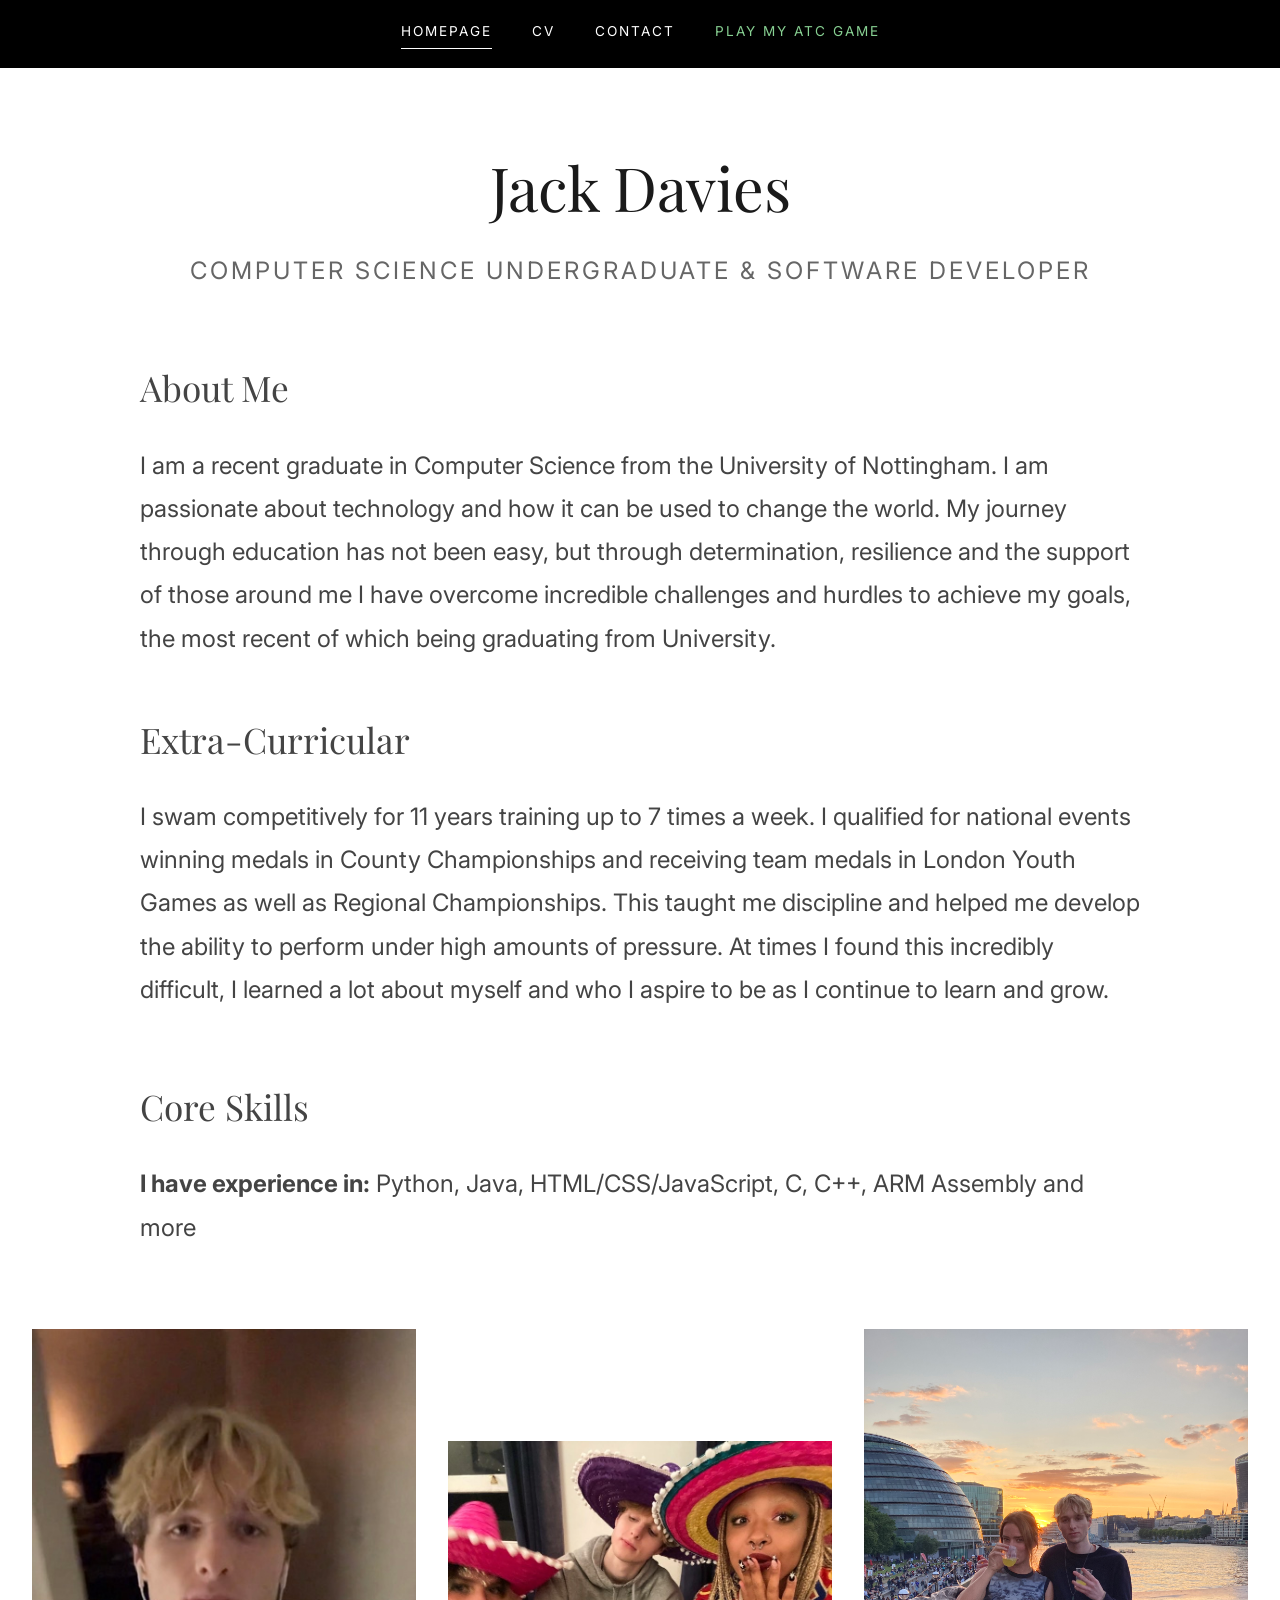
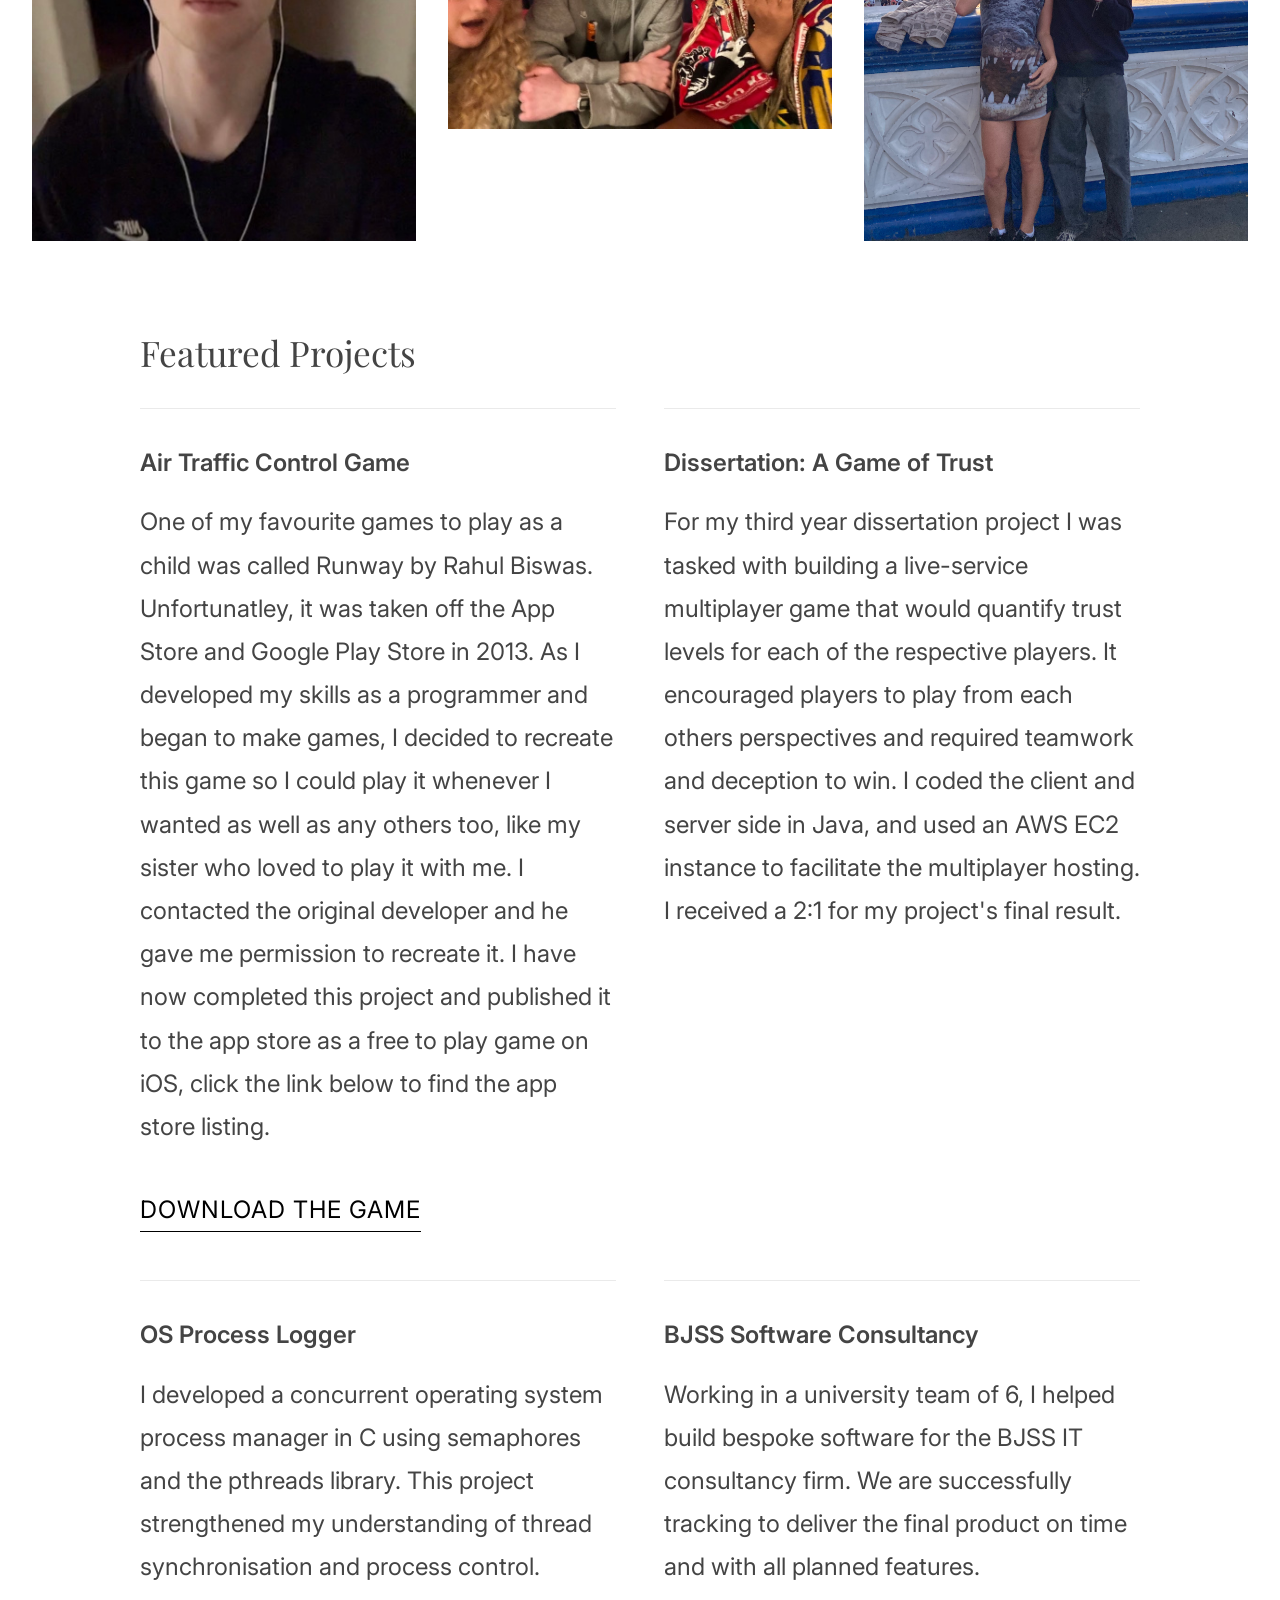
<file: index.html>
<!DOCTYPE html>
<html lang="en">
<head>
  <meta charset="UTF-8">
  <meta name="viewport" content="width=device-width, initial-scale=1.0">
  <title>Jack Davies | Portfolio</title>
  <!-- Google Fonts for an editorial, high-end look -->
  <link href="https://fonts.googleapis.com/css2?family=Playfair+Display:ital,wght@0,400;0,700;1,400&family=Inter:wght@300;400;600&display=swap" rel="stylesheet">
  <link rel="stylesheet" href="style.css?v=9">
</head>
<body>
  
  <!-- Black Sticky Banner -->
  <nav class="top-banner">
    <div class="nav-links">
      <a href="index.html" class="active">Homepage</a>
      <a href="resume.html">CV</a>
      <a href="contact.html">Contact</a>
      <a href="game.html" class="highlight-link">Play My ATC Game</a>
    </div>
  </nav>

  <main class="editorial-container">
    
    <!-- Hero Section -->
    <header class="hero">
      <h1>Jack Davies</h1>
      <p class="subtitle">Computer Science Undergraduate & Software Developer</p>
    </header>

    <!-- Wide Text Section (Stretches on Desktop) -->
    <section class="wide-text-section">
      <h2>About Me</h2>
      <p>I am a recent graduate in Computer Science from the University of Nottingham. I am passionate about technology and how it can be used to change the world.
        My journey through education has not been easy, but through determination, resilience and the support of those around me I have overcome incredible challenges and hurdles to achieve my goals, 
        the most recent of which being graduating from University.</p>


      <h2 style="margin-top: 3rem;">Extra-Curricular</h2>
      <p>I swam competitively for 11 years training up to 7 times a week. I qualified for national events winning medals in County Championships and receiving team medals in London Youth Games as well as Regional Championships. This taught me discipline and helped me develop the ability to perform under high amounts of pressure.
      At times I found this incredibly difficult, I learned a lot about myself and who I aspire to be as I continue to learn and grow. </p>
      
      <h2 class="mt-large">Core Skills</h2>
      <p><strong>I have experience in:</strong> Python, Java, HTML/CSS/JavaScript, C, C++, ARM Assembly and more</p>
    </section>

      <!-- Horizontal Image Gallery -->
    <section class="image-gallery">
      <img src="pic6.jpg" alt="Jack Selfie" class="gallery-img">
      <img src="pic1.JPG" alt="Jack and friends" class="gallery-img landscape-img">
      <img src="pic3.jpeg" alt="Jack and friend at Tower Bridge" class="gallery-img">
    </section>

    <!-- Projects Section -->
    <section class="wide-text-section">
      <h2 class="mt-large">Featured Projects</h2>
      
      <div class="projects-grid">
        <div class="project-item">
          <h3>Air Traffic Control Game</h3>
          <p>One of my favourite games to play as a child was called Runway by Rahul Biswas. Unfortunatley, it was taken off the App Store and Google Play Store in 2013. As I developed my skills as a programmer and began to make games, I decided to recreate this game so I could play it whenever I wanted as well as any others too, like my sister who loved to play it with me. I contacted the original developer and he gave me permission to recreate it. I have now completed this project and published it to the app store as a free to play game on iOS, click the link below to find the app store listing.</p>
          <a href="game.html" class="action-link">Download the Game</a>
        </div>
        
        <div class="project-item">
          <h3>Dissertation: A Game of Trust</h3>
          <p>For my third year dissertation project I was tasked with building a live-service multiplayer game that would quantify trust levels for each of the respective players. It encouraged players to play from each others perspectives and required teamwork and deception to win. I coded the client and server side in Java, and used an AWS EC2 instance to facilitate the multiplayer hosting. I received a 2:1 for my project's final result.</p>
        </div>

        <div class="project-item">
          <h3>OS Process Logger</h3>
          <p>I developed a concurrent operating system process manager in C using semaphores and the pthreads library. This project strengthened my understanding of thread synchronisation and process control.</p>
        </div>

        <div class="project-item">
          <h3>BJSS Software Consultancy</h3>
          <p>Working in a university team of 6, I helped build bespoke software for the BJSS IT consultancy firm. We are successfully tracking to deliver the final product on time and with all planned features.</p>
        </div>
      </div>
    </section>

  </main>
</body>
</html>
</file>
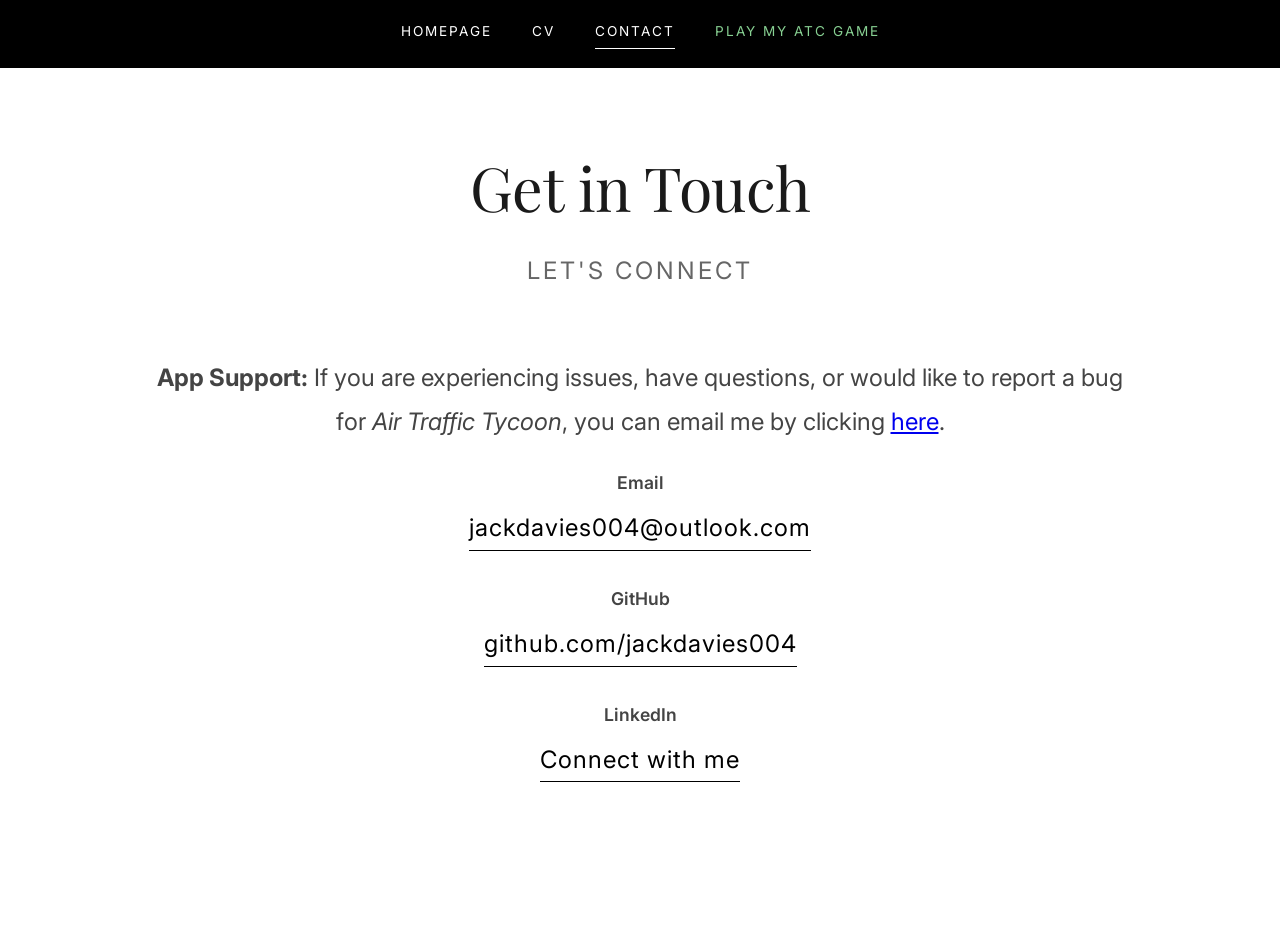
<file: contact.html>
<!DOCTYPE html>
<html lang="en">
<head>
  <meta charset="UTF-8">
  <meta name="viewport" content="width=device-width, initial-scale=1.0">
  <title>Jack Davies | Contact</title>
  <!-- Google Fonts for an editorial, high-end look -->
  <link href="https://fonts.googleapis.com/css2?family=Playfair+Display:ital,wght@0,400;0,700;1,400&family=Inter:wght@300;400;600&display=swap" rel="stylesheet">
  <link rel="stylesheet" href="style.css?v=11">
</head>
<body>
  
  <!-- Black Sticky Banner -->
  <nav class="top-banner">
    <div class="nav-links">
      <a href="index.html">Homepage</a>
      <a href="resume.html">CV</a>
      <a href="contact.html" class="active">Contact</a>
      <a href="game.html" class="highlight-link">Play My ATC Game</a>
    </div>
  </nav>

  <main class="editorial-container">
    
    <!-- Hero Section -->
    <header class="hero">
      <h1>Get in Touch</h1>
      <p class="subtitle">Let's Connect</p>
    </header>

    <!-- Contact Info Section -->
    <section class="wide-text-section" style="text-align: center;">
      <p><strong>App Support:</strong> If you are experiencing issues, have questions, or would like to report a bug for <em>Air Traffic Tycoon</em>, you can email me by clicking <a href="mailto:jackdavies004@outlook.com">here</a>.</p>
      
      <div style="display: flex; flex-direction: column; gap: 2rem; align-items: center;">
        
        <div>
          <h3 style="margin-bottom: 0.5rem; font-family: 'Inter', sans-serif; font-weight: 600; font-size: 1.1rem;">Email</h3>
          <a href="mailto:jackdavies004@outlook.com" class="action-link" style="margin-top: 0; text-transform: lowercase;">jackdavies004@outlook.com</a>
        </div>

        <div>
          <h3 style="margin-bottom: 0.5rem; font-family: 'Inter', sans-serif; font-weight: 600; font-size: 1.1rem;">GitHub</h3>
          <a href="https://github.com/jackdavies004" target="_blank" class="action-link" style="margin-top: 0; text-transform: lowercase;">github.com/jackdavies004</a>
        </div>

        <div>
          <h3 style="margin-bottom: 0.5rem; font-family: 'Inter', sans-serif; font-weight: 600; font-size: 1.1rem;">LinkedIn</h3>
          <a href="https://www.linkedin.com/in/jack-d-25b680281/" target="_blank" class="action-link" style="margin-top: 0; text-transform: none;">Connect with me</a>
        </div>

      </div>
    </section>

  </main>
</body>
</html>
</file>
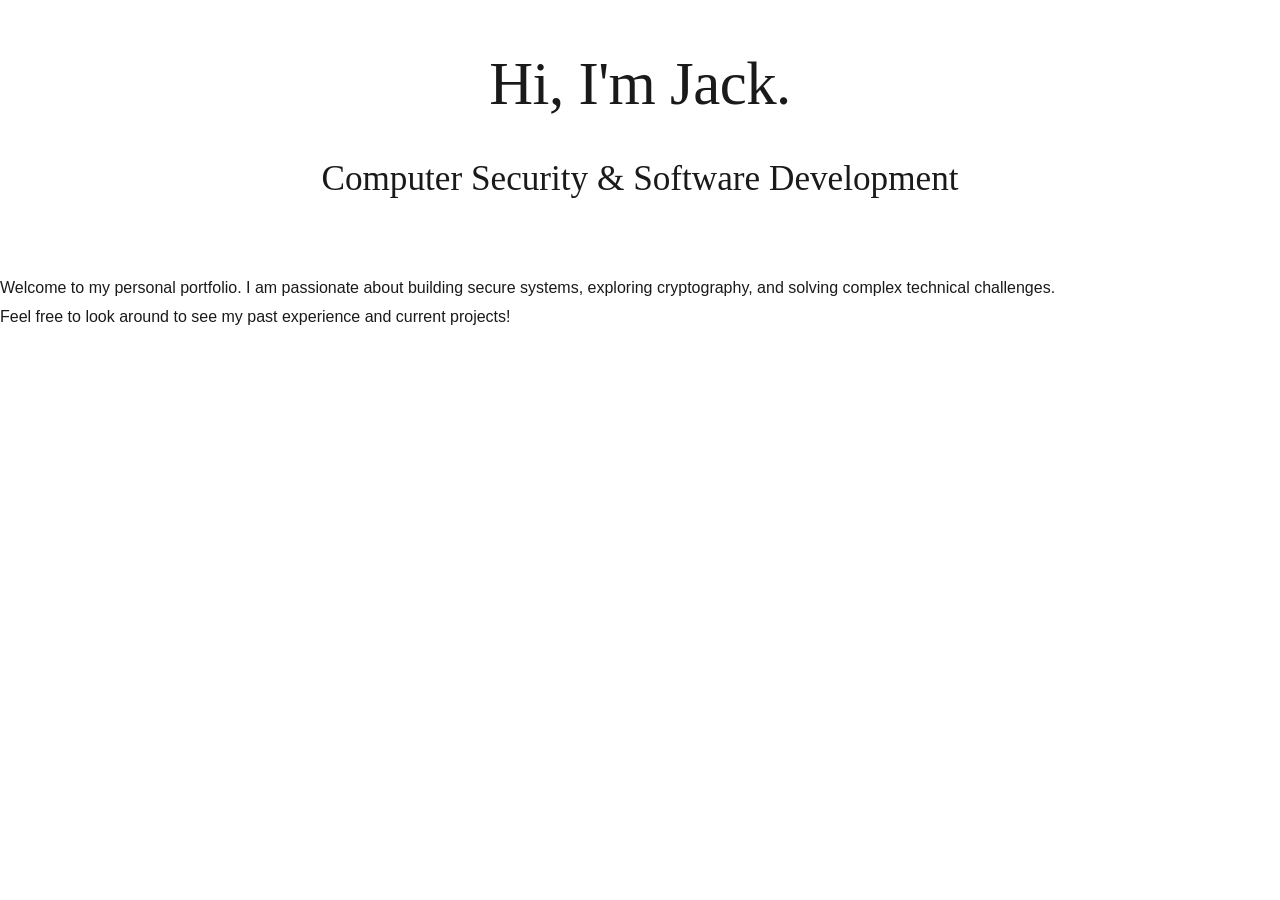
<file: homepage.html>
<!DOCTYPE html>
<html lang="en">
<head>
  <meta charset="UTF-8">
  <meta name="viewport" content="width=device-width, initial-scale=1.0">
  <title>Jack | Portfolio</title>
  <link rel="stylesheet" href="style.css">
</head>
<body>
  <nav>
    <div class="nav-links">
      <a href="index.html" class="active">About</a>
      <a href="resume.html">CV</a>
      <a href="contact.html">Contact</a>
    </div>
  </nav>

  <main>
    <header class="hero">
      <h1>Hi, I'm Jack.</h1>
      <h2>Computer Security & Software Development</h2>
    </header>
    
    <section class="content">
      <p>Welcome to my personal portfolio. I am passionate about building secure systems, exploring cryptography, and solving complex technical challenges.</p>
      <p>Feel free to look around to see my past experience and current projects!</p>
    </section>
  </main>
</body>
</html>
</file>
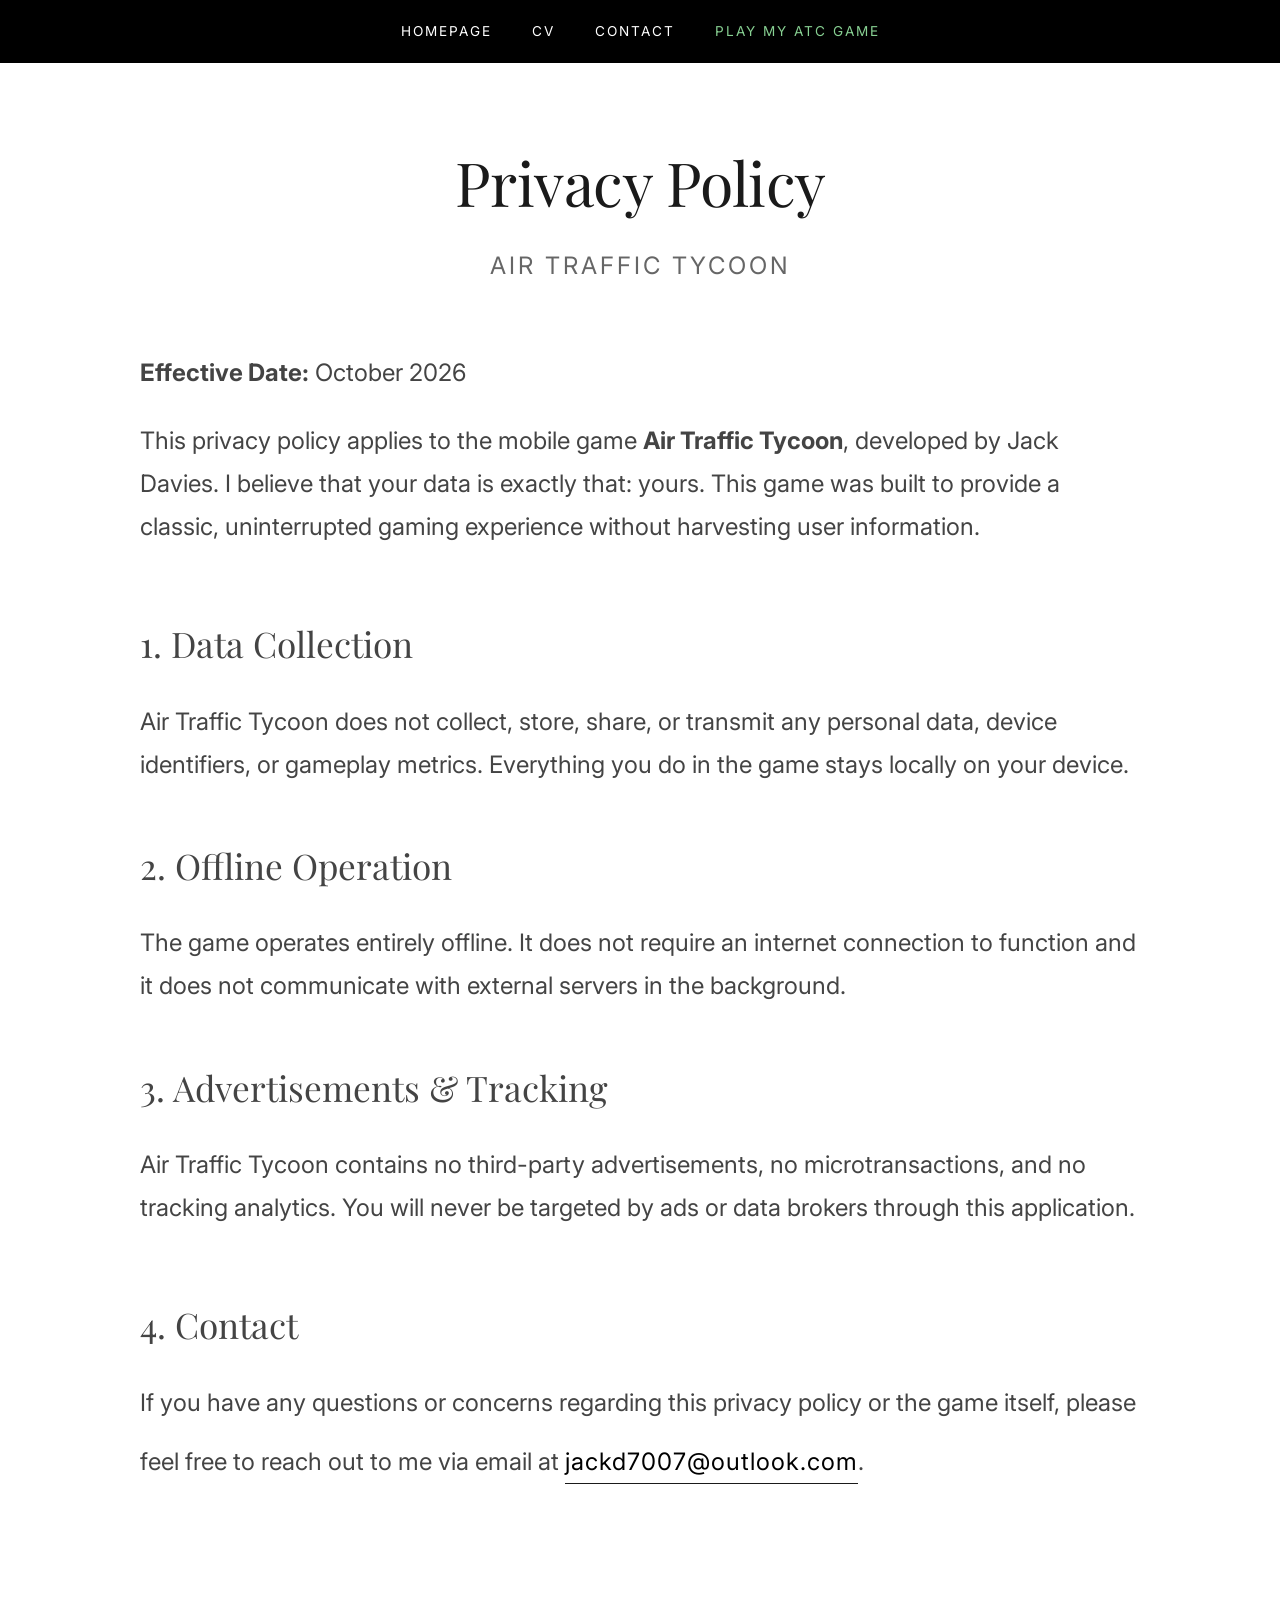
<file: privacy.html>
<!DOCTYPE html>
<html lang="en">
<head>
  <meta charset="UTF-8">
  <meta name="viewport" content="width=device-width, initial-scale=1.0">
  <title>Privacy Policy | Air Traffic Tycoon</title>
  <!-- Google Fonts for an editorial, high-end look -->
  <link href="https://fonts.googleapis.com/css2?family=Playfair+Display:ital,wght@0,400;0,700;1,400&family=Inter:wght@300;400;600&display=swap" rel="stylesheet">
  <link rel="stylesheet" href="style.css?v=9">
</head>
<body>
  
  <!-- Black Sticky Banner -->
  <nav class="top-banner">
    <div class="nav-links">
      <a href="index.html">Homepage</a>
      <a href="resume.html">CV</a>
      <a href="contact.html">Contact</a>
      <a href="game.html" class="highlight-link">Play My ATC Game</a>
    </div>
  </nav>

  <main class="editorial-container">
    
    <!-- Hero Section -->
    <header class="hero">
      <h1>Privacy Policy</h1>
      <p class="subtitle">Air Traffic Tycoon</p>
    </header>

    <!-- Wide Text Section (Stretches on Desktop) -->
    <section class="wide-text-section">
      
      <p><strong>Effective Date:</strong> October 2026</p>

      <p>This privacy policy applies to the mobile game <strong>Air Traffic Tycoon</strong>, developed by Jack Davies. I believe that your data is exactly that: yours. This game was built to provide a classic, uninterrupted gaming experience without harvesting user information.</p>

      <h2 class="mt-large">1. Data Collection</h2>
      <p>Air Traffic Tycoon does not collect, store, share, or transmit any personal data, device identifiers, or gameplay metrics. Everything you do in the game stays locally on your device.</p>

      <h2 style="margin-top: 3rem;">2. Offline Operation</h2>
      <p>The game operates entirely offline. It does not require an internet connection to function and it does not communicate with external servers in the background.</p>
      
      <h2 style="margin-top: 3rem;">3. Advertisements & Tracking</h2>
      <p>Air Traffic Tycoon contains no third-party advertisements, no microtransactions, and no tracking analytics. You will never be targeted by ads or data brokers through this application.</p>

      <h2 class="mt-large">4. Contact</h2>
      <p>If you have any questions or concerns regarding this privacy policy or the game itself, please feel free to reach out to me via email at <a href="mailto:jackd7007@outlook.com" class="action-link" style="font-size: 1.5rem; text-transform: none; border-bottom: 1px solid #1a1a1a;">jackd7007@outlook.com</a>.</p>

    </section>
  </main>
</body>
</html>
</file>
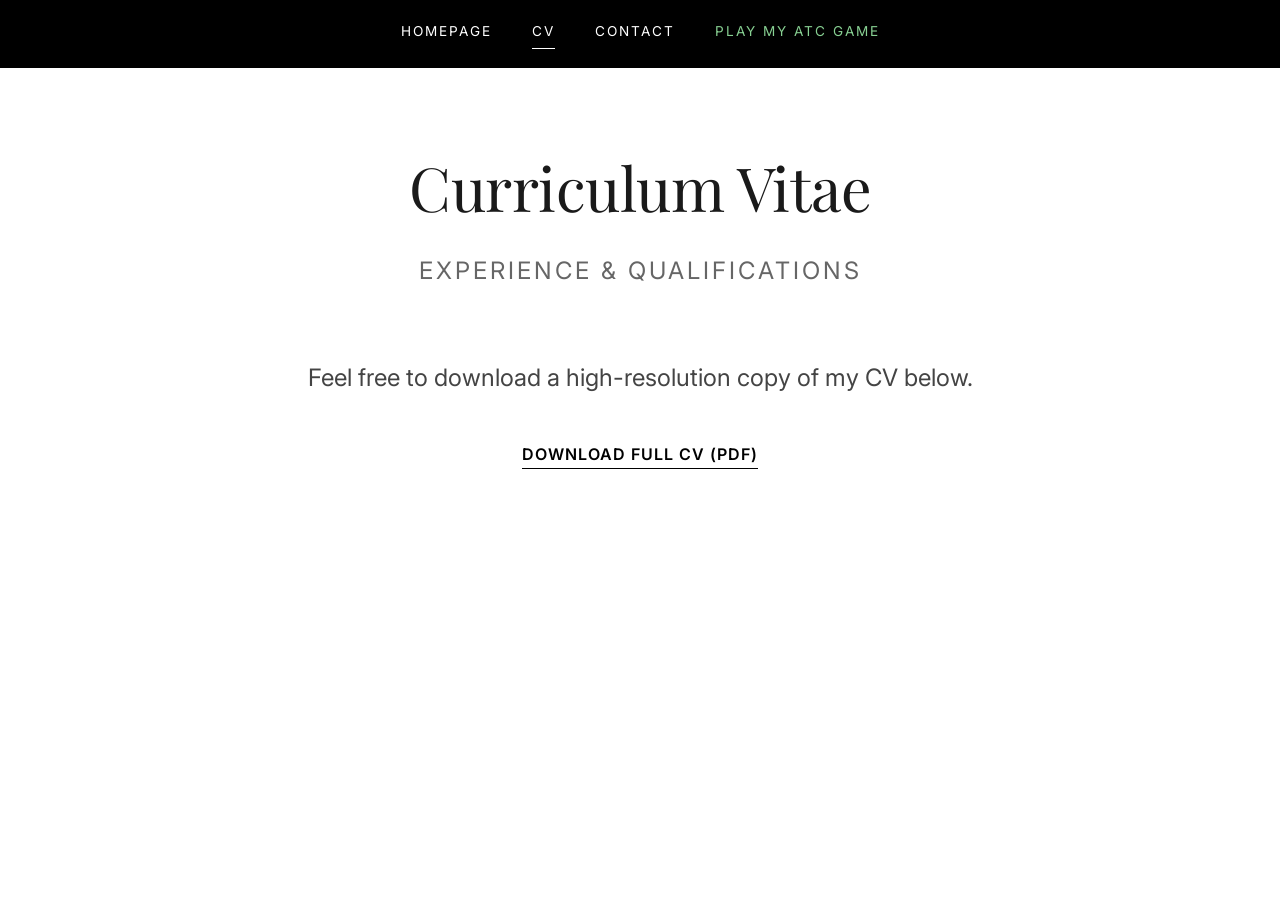
<file: resume.html>
<!DOCTYPE html>
<html lang="en">
<head>
  <meta charset="UTF-8">
  <meta name="viewport" content="width=device-width, initial-scale=1.0">
  <title>Jack Davies | CV</title>
  <!-- Google Fonts for an editorial, high-end look -->
  <link href="https://fonts.googleapis.com/css2?family=Playfair+Display:ital,wght@0,400;0,700;1,400&family=Inter:wght@300;400;600&display=swap" rel="stylesheet">
  <link rel="stylesheet" href="style.css?v=10">
</head>
<body>
  
  <!-- Black Sticky Banner -->
  <nav class="top-banner">
    <div class="nav-links">
      <a href="index.html">Homepage</a>
      <a href="resume.html" class="active">CV</a>
      <a href="contact.html">Contact</a>
      <a href="game.html" class="highlight-link">Play My ATC Game</a>
    </div>
  </nav>

  <main class="editorial-container">
    
    <!-- Hero Section -->
    <header class="hero">
      <h1>Curriculum Vitae</h1>
      <p class="subtitle">Experience & Qualifications</p>
    </header>

    <!-- Download Section -->
    <section class="wide-text-section" style="text-align: center; margin-bottom: 3rem;">
      <p>Feel free to download a high-resolution copy of my CV below.</p>
      <a href="Jack_Davies_CV-11.pdf" download class="action-link" style="font-weight: 600; font-size: 1rem;">Download Full CV (PDF)</a>
    </section>

  </main>
</body>
</html>
</file>
<file: style.css>
/* --- Global Reset & Typography --- */
* {
  margin: 0;
  padding: 0;
  box-sizing: border-box;
}

body {
  background-color: #ffffff;
  color: #1a1a1a;
  font-family: 'Inter', sans-serif;
  line-height: 1.8; /* Increased for editorial readability */
}

h1, h2, h3 {
  font-family: 'Playfair Display', serif;
  font-weight: 400;
  margin-bottom: 1.5rem;
}

h2 {
  font-size: 2.2rem; 
}

/* --- The Black Sticky Banner --- */
.top-banner {
  position: sticky;
  top: 0;
  width: 100%;
  background-color: #000000;
  padding: 1.2rem 2rem;
  z-index: 1000;
  display: flex;
  justify-content: center;
}

.nav-links {
  display: flex;
  gap: 2.5rem;
}

.nav-links a {
  color: #ffffff;
  text-decoration: none;
  font-size: 0.85rem;
  text-transform: uppercase;
  letter-spacing: 2px;
  transition: opacity 0.3s ease;
}

.nav-links a:hover { opacity: 0.6; }
.nav-links a.active { border-bottom: 1px solid #ffffff; padding-bottom: 4px; }
.nav-links a.highlight-link { color: #87d092; }

/* --- Editorial Layout --- */
.editorial-container {
  max-width: 1400px; /* Wider overall container */
  margin: 0 auto;
  padding: 4rem 2rem;
}

.hero {
  text-align: center;
  margin-bottom: 4rem;
}

.hero h1 {
  font-size: 3.8rem;
  letter-spacing: -0.5px;
  margin-bottom: 0.5rem;
}

.hero .subtitle {
  font-size: 1.5rem;
  color: #666;
  text-transform: uppercase;
  letter-spacing: 3px;
}

/* --- Wide Text Blocks (Desktop) --- */
.wide-text-section {
  max-width: 1000px; /* Allows text to stretch comfortably on desktop */
  margin: 0 auto 5rem auto; /* Centers the text block in the page */
  color: #444;
}

.wide-text-section p {
  font-size: 1.5rem;
  margin-bottom: 1.5rem;
}

.mt-large {
  margin-top: 4rem;
}

/* --- Horizontal Image Gallery --- */
.image-gallery {
  display: grid;
  grid-template-columns: repeat(3, 1fr); 
  gap: 2rem;
  margin-bottom: 5rem;
  align-items: center; /* Vertically centers the landscape image */
}

.gallery-img {
  width: 100%;
  height: auto;
  object-fit: cover;
  aspect-ratio: 3/4; 
}

.landscape-img {
  aspect-ratio: auto; /* Removes the portrait constraint */
}

/* --- Projects Section --- */
.projects-grid {
  display: grid;
  grid-template-columns: 1fr 1fr; /* 2 columns for projects on desktop */
  gap: 3rem;
}

.project-item {
  border-top: 1px solid #eaeaea;
  padding-top: 2rem;
}

.project-item h3 {
  font-size: 1.5rem;
  font-family: 'Inter', sans-serif;
  font-weight: 600;
  margin-bottom: 1rem;
}

.action-link {
  display: inline-block;
  margin-top: 1rem;
  color: #000;
  text-decoration: none;
  border-bottom: 1px solid #000;
  text-transform: uppercase;
  font-size: 1.5rem;
  letter-spacing: 1px;
  transition: opacity 0.3s;
}

.action-link:hover { opacity: 0.5; }

/* --- Mobile Responsiveness --- */
@media (max-width: 900px) {
  .image-gallery {
    grid-template-columns: 1fr; 
    gap: 1.5rem;
  }
  
  .projects-grid {
    grid-template-columns: 1fr; 
  }
  
  .hero h1 { font-size: 2.8rem; }
  .nav-links { flex-wrap: wrap; justify-content: center; gap: 1.5rem; }
  
  /* Forces the text to scale back down on phones */
  .wide-text-section p {
    font-size: 1.1rem; 
  }
}

/* --- Game Promo Section --- */
.game-promo-section {
  max-width: 900px;
  margin: 4rem auto 8rem auto;
}

.game-promo-section h2 {
  font-size: 3.2rem;
  margin-bottom: 3rem;
  text-align: center;
}

/* Two-column layout */
.game-promo-content {
  display: flex;
  align-items: center; /* Vertically centers the text with the images */
  gap: 5rem;
  justify-content: space-between;
}

.game-promo-text {
  flex: 1; /* Takes up the remaining left-side space */
}

.game-promo-text p {
  font-size: 1.5rem;
  color: #444;
  line-height: 1.8;
}

/* Right side stacking */
.game-promo-media {
  display: flex;
  flex-direction: column;
  align-items: center;
  gap: 1.5rem; /* Space between app icon and badge */
}

.app-icon {
  width: 180px; 
  height: 180px;
  border-radius: 22.5%;
  box-shadow: 0 12px 24px rgba(0,0,0,0.15);
}

.app-store-badge {
  width: 260px; /* Exact same width as the app icon */
  height: auto;
  transition: transform 0.3s ease, opacity 0.3s ease;
}

.app-store-badge:hover {
  transform: translateY(-2px);
  opacity: 0.85;
}

/* Mobile Responsiveness (Stacks them on small screens) */
@media (max-width: 768px) {
  .game-promo-content {
    flex-direction: column;
    text-align: center;
    gap: 3rem;
  }
  
  .game-promo-section h2 {
    font-size: 2.4rem;
  }
}
</file>
